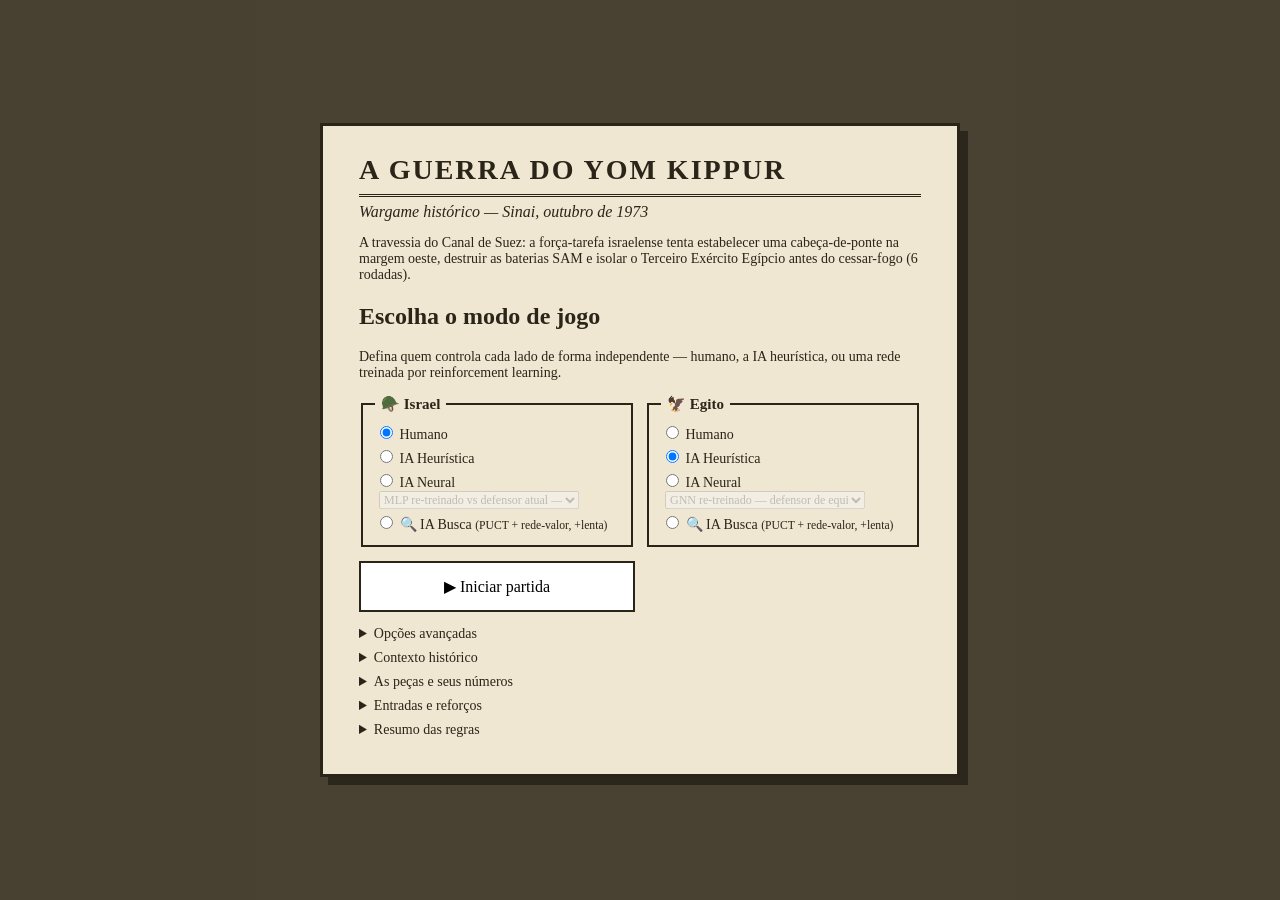
<file: web/index.html>
<!DOCTYPE html>
<html lang="pt-BR">
<head>
<meta charset="UTF-8">
<meta name="viewport" content="width=device-width, initial-scale=1.0">
<title>A Guerra do Yom Kippur — Wargame</title>
<link rel="stylesheet" href="css/style.css">
</head>
<body>

<!-- Tela inicial -->
<div id="setup" class="overlay">
  <div class="painel-setup">
    <h1>A GUERRA DO YOM KIPPUR</h1>
    <p class="sub">Wargame histórico — Sinai, outubro de 1973</p>
    <p class="desc">A travessia do Canal de Suez: a força-tarefa israelense tenta estabelecer
    uma cabeça-de-ponte na margem oeste, destruir as baterias SAM e isolar o Terceiro
    Exército Egípcio antes do cessar-fogo (6 rodadas).</p>
    <h2>Escolha o modo de jogo</h2>
    <p class="desc">Defina quem controla cada lado de forma independente — humano,
    a IA heurística, ou uma rede treinada por reinforcement learning.</p>
    <div class="ladosSel">
      <fieldset class="ladoSel" data-lado="ISR">
        <legend>🪖 Israel</legend>
        <label><input type="radio" name="ctrlISR" value="humano" checked> Humano</label>
        <label><input type="radio" name="ctrlISR" value="ia"> IA Heurística</label>
        <label><input type="radio" name="ctrlISR" value="neural"> IA Neural
          <select id="modeloISR" disabled></select></label>
        <label><input type="radio" name="ctrlISR" value="mcts"> 🔍 IA Busca <small>(PUCT + rede-valor, +lenta)</small></label>
      </fieldset>
      <fieldset class="ladoSel" data-lado="EGY">
        <legend>🦅 Egito</legend>
        <label><input type="radio" name="ctrlEGY" value="humano"> Humano</label>
        <label><input type="radio" name="ctrlEGY" value="ia" checked> IA Heurística</label>
        <label><input type="radio" name="ctrlEGY" value="neural"> IA Neural
          <select id="modeloEGY" disabled></select></label>
        <label><input type="radio" name="ctrlEGY" value="mcts"> 🔍 IA Busca <small>(PUCT + rede-valor, +lenta)</small></label>
      </fieldset>
    </div>
    <div class="modos">
      <button id="btnIniciar">▶ Iniciar partida</button>
    </div>
    <p id="avisoNeural" class="nota-ia hidden"></p>
    <details>
      <summary>Opções avançadas</summary>
      <label>Semente (partida reproduzível): <input id="seed" type="number" placeholder="aleatória"></label>
    </details>
    <details>
      <summary>Contexto histórico</summary>
      <div class="regras-resumo">
        <p><b>O Sinai depois de 1967.</b> Na Guerra dos Seis Dias, Israel conquistou
        toda a península do Sinai e levou suas linhas até a margem leste do Canal de
        Suez. O canal — antes uma das artérias do comércio mundial — ficou fechado e
        virou linha de frente. Na margem leste, os israelenses ergueram a <b>Linha
        Bar-Lev</b>, uma cadeia de fortificações de areia e concreto; na margem oeste,
        os egípcios acumularam artilharia e, decisivamente, uma densa rede de
        <b>mísseis antiaéreos SAM</b> de fabricação soviética, capaz de neutralizar a
        maior vantagem israelense: a aviação.</p>
        <p><b>6 de outubro de 1973.</b> No feriado judaico do Yom Kippur (e durante o
        Ramadã), Egito e Síria atacaram de surpresa em duas frentes. Na operação
        egípcia, dezenas de milhares de soldados cruzaram o canal em botes sob uma
        barragem maciça de artilharia, abriram brechas nas rampas de areia com
        jatos d'água de alta pressão e romperam a Linha Bar-Lev em poucos dias —
        cerca de 70 mil homens e centenas de tanques estabeleceram-se na margem
        leste, sempre protegidos pelo guarda-chuva dos SAMs.</p>
        <p><b>A crise israelense.</b> Os primeiros contra-ataques blindados de Israel,
        baseados na doutrina de ataques rápidos de tanques apoiados pela aviação,
        fracassaram com perdas pesadas: os mísseis antitanque portáteis da infantaria
        egípcia e os SAMs cobravam um preço altíssimo. A guerra que se imaginava
        rápida transformou-se numa luta de atrito nas areias do Sinai.</p>
        <p><b>A virada.</b> Em 14 de outubro, o Egito lançou uma ofensiva para fora do
        alcance dos seus SAMs — e perdeu centenas de blindados numa das maiores
        batalhas de tanques da história. Israel aproveitou o desgaste e, na noite de
        15 para 16 de outubro, a divisão do general <b>Ariel Sharon</b> encontrou a
        "costura" entre os dois exércitos egípcios e cruzou o canal junto a
        <b>Deversoir</b>, ao norte do Grande Lago Amargo. Uma cabeça-de-ponte
        precária — primeiro em botes e balsas, depois por pontes de engenharia
        instaladas sob fogo — foi alargada em combates ferozes na região agrícola
        irrigada pelo <b>canal de água doce</b> (a "Fazenda Chinesa"), exatamente o
        terreno retratado no tabuleiro.</p>
        <p><b>O bolsão do Deversoir.</b> Na margem oeste ("África", como diziam os
        israelenses), as colunas blindadas caçaram as baterias SAM — reabrindo o céu
        para sua aviação —, ameaçaram <b>Ismaília</b> ao norte e avançaram para o sul,
        cortando as estradas de suprimento. Quando o cessar-fogo da ONU (Resolução
        338) entrou em vigor entre 22 e 25 de outubro, o <b>Terceiro Exército
        Egípcio</b> estava cercado na ponta sul do canal, sem abastecimento — embora o
        Egito mantivesse suas conquistas na margem leste.</p>
        <p><b>O legado.</b> A guerra terminou sem vencedor militar absoluto, mas mudou
        o mapa político: o desempenho inicial egípcio restaurou o orgulho nacional e
        deu a Anwar Sadat o capital político para negociar; o choque israelense
        derrubou certezas e governos. O caminho desembocou nos acordos de
        desengajamento, em Camp David (1978) e na devolução do Sinai. <i>O jogo
        simula precisamente o lance mais audacioso dessa guerra: os dias da
        cabeça-de-ponte de Deversoir, em que o General Israelense corre contra o
        relógio do cessar-fogo e o General Egípcio luta para conter o bolsão.</i></p>
      </div>
    </details>
    <details>
      <summary>As peças e seus números</summary>
      <div class="regras-resumo">
        <p>Cada peça traz o <b>Índice de Combate</b> (IC, força de ataque e defesa) e o
        <b>Índice de Mobilidade</b> (IM, pontos de movimento por fase), no formato
        <b>IC-IM</b>. A artilharia e os foguetes trazem ainda o <b>Alcance de Fogo</b>
        no canto superior direito, em casas. Quando a unidade sofre baixas, a peça
        "vira o verso" (silhueta clara, borda tracejada) e passa a usar os valores
        reduzidos — uma segunda baixa a elimina. As bases SAM não têm números:
        não se movem nem combatem.</p>
        <div id="guiaPecas"></div>
      </div>
    </details>
    <details>
      <summary>Entradas e reforços</summary>
      <div class="regras-resumo">
        <p><b>Força inicial israelense</b> (7 tanques, 3 transportes, engenharia e
        2 artilharias automotivas): entra desde a 1ª rodada pelas casas
        <b>2505</b> (estrada de Jerusalém) ou <b>1922</b>, à escolha — exceto a
        <b>engenharia, que só entra por 2505</b>.</p>
        <p><b>Reforços israelenses</b> (3 tanques 4-20 e 3 transportes 2-20): ficam
        disponíveis <b>na rodada seguinte</b> à instalação da ponte de engenharia
        sobre o Canal de Suez, entram <b>somente por 2505</b> e apenas
        <b>enquanto a ponte estiver de pé</b> — se ela for desfeita antes de
        entrarem, aguardam a reconstrução. A engenharia eliminada pode retornar na
        rodada seguinte, também só por 2505.</p>
        <p><b>Reforços egípcios</b> — entram por <b>1201, 0621 ou 0722</b>, à escolha:</p>
        <ul>
          <li><b>3ª rodada:</b> 1 transporte blindado (2-20) + 1 bateria de foguetes (3-15, alcance 4)</li>
          <li><b>4ª rodada:</b> 1 transporte (2-20) + 1 tanque pesado (5-20) + 2 artilharias (3-15, alcance 8)</li>
          <li><b>5ª rodada:</b> 1 transporte (2-20) + 2 tanques pesados (5-20)</li>
        </ul>
        <p>Reforços não usados <b>acumulam</b> e podem entrar em qualquer rodada
        posterior. Atenção: 0722 começa ocupada pela infantaria egípcia — enquanto
        ela não sair, essa entrada fica bloqueada.</p>
        <p><b>Fila de entrada</b> (vale para todos): na mesma fase, a 1ª unidade a
        entrar por uma casa paga 1 ponto de movimento, a 2ª paga 2, a 3ª paga 3…
        (contagem independente por casa). Casa de entrada <b>ocupada bloqueia</b> a
        entrada; entrando em zona de engajamento inimiga, a unidade <b>para na
        primeira casa</b> e fica engajada. No jogo, o painel "Unidades fora do
        tabuleiro" mostra o pool disponível na sua fase de movimentação — clique
        numa unidade e as casas de entrada válidas acendem no tabuleiro.</p>
      </div>
    </details>
    <details>
      <summary>Resumo das regras</summary>
      <div class="regras-resumo">
        <p><b>Objetivo israelense:</b> destruir/capturar as 3 bases SAM, controlar as duas
        entradas de Ismaília (0803 e 1202) e uma entrada de Fahid (0621 ou 0722).
        <b>Objetivo egípcio:</b> impedir isso e manter as estradas Fahid–Ismaília livres.</p>
        <p><b>Rodada (8 fases):</b> Israel move → designa ataques → Egito cobre → combates;
        depois o mesmo com os papéis invertidos.</p>
        <p><b>Movimento:</b> cada unidade gasta seu Índice de Mobilidade. Estrada/cidade 1,
        aberto 2, dunas/bosque 3, acidentado 4; canal de água doce +3 fora das pontes.
        Entrar na zona de engajamento inimiga (6 casas vizinhas) obriga a parar — e a atacar
        na sua fase de combate.</p>
        <p><b>Combate:</b> soma dos IC do atacante × defensor (com bônus de terreno);
        a razão define a coluna (−2 a +2); 2d6 na Tabela de Efeitos. Unidades com baixas
        viram o verso (valores reduzidos); segunda baixa elimina.</p>
        <p><b>Canal de Suez:</b> só se cruza pela ponte de Ismaília (1202–1303) ou pela ponte
        que a engenharia israelense instalar na margem leste entre os lagos. A ponte instalada
        libera os reforços israelenses na rodada seguinte.</p>
        <p><b>Artilharia:</b> apoia ataques (barragem) ou defesas (cobertura) à distância,
        uma vez por rodada, somando seu IC.</p>
      </div>
    </details>
  </div>
</div>

<!-- Jogo -->
<div id="app" class="hidden">
  <header>
    <div id="faseBanner">—</div>
    <div id="rodadas"></div>
    <div class="acoes">
      <label id="togglePasso" title="Avançar manualmente cada movimento da IA">
        <input type="checkbox" id="chkPasso"> 👣 Passo a passo da IA</label>
      <span id="passoControles" class="hidden">
        <button id="btnPasso">▶ Próximo movimento</button>
        <button id="btnPular">▶▶ Pular fase</button>
      </span>
      <button id="btnFase">Encerrar fase ▶</button>
      <button id="btnNovo">↺ Nova partida</button>
    </div>
  </header>
  <main>
    <div id="boardWrap">
      <svg id="board" xmlns="http://www.w3.org/2000/svg"></svg>
    </div>
    <aside id="sidebar">
      <div id="instrucao" class="cartao"></div>
      <div id="poolBox" class="cartao hidden">
        <h3>Unidades fora do tabuleiro</h3>
        <div id="pool"></div>
      </div>
      <div id="combatesBox" class="cartao hidden">
        <h3>Combates designados</h3>
        <div id="combates"></div>
      </div>
      <div id="infoBox" class="cartao"><h3>Informações</h3><div id="info">Passe o mouse sobre o tabuleiro.</div></div>
      <div class="cartao"><h3>Diário de operações</h3><div id="log"></div></div>
    </aside>
  </main>
</div>

<!-- Modal de escolhas -->
<div id="modal" class="overlay hidden">
  <div class="painel-modal">
    <h3 id="modalTitulo"></h3>
    <div id="modalCorpo"></div>
  </div>
</div>

<!-- Fim de jogo -->
<div id="fim" class="overlay hidden">
  <div class="painel-setup">
    <h1 id="fimTitulo"></h1>
    <div id="fimDetalhe"></div>
    <div class="modos"><button id="btnNovo2">Nova partida</button></div>
  </div>
</div>

<script src="js/map-data.js"></script>
<script src="js/units.js"></script>
<script src="js/rules.js"></script>
<script src="js/game.js"></script>
<script src="js/ai.js"></script>
<script src="js/rl-core.js"></script>
<script src="js/ai-neural.js"></script>
<script src="js/ai-mcts.js"></script>
<script src="js/ai-macro.js"></script>
<script src="js/ai-hier.js"></script>
<script src="js/ui.js"></script>
</body>
</html>
</file>
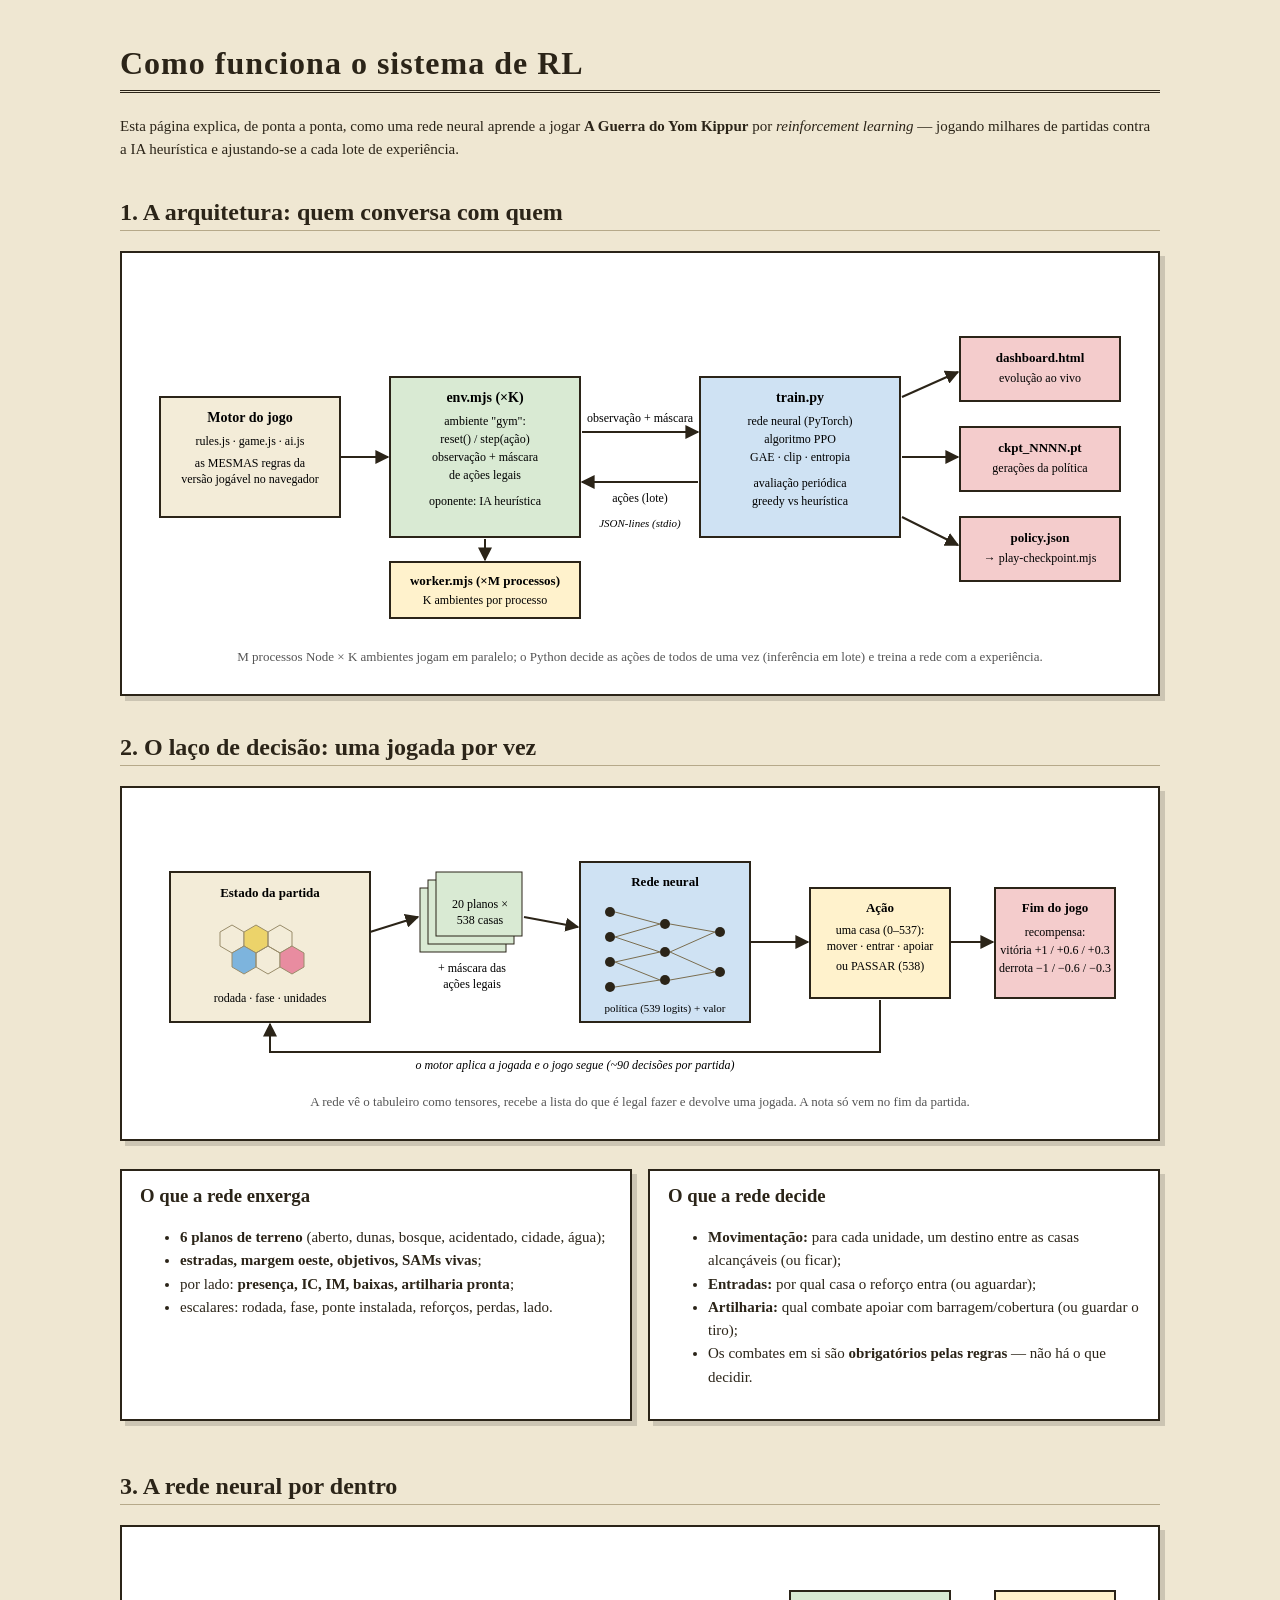
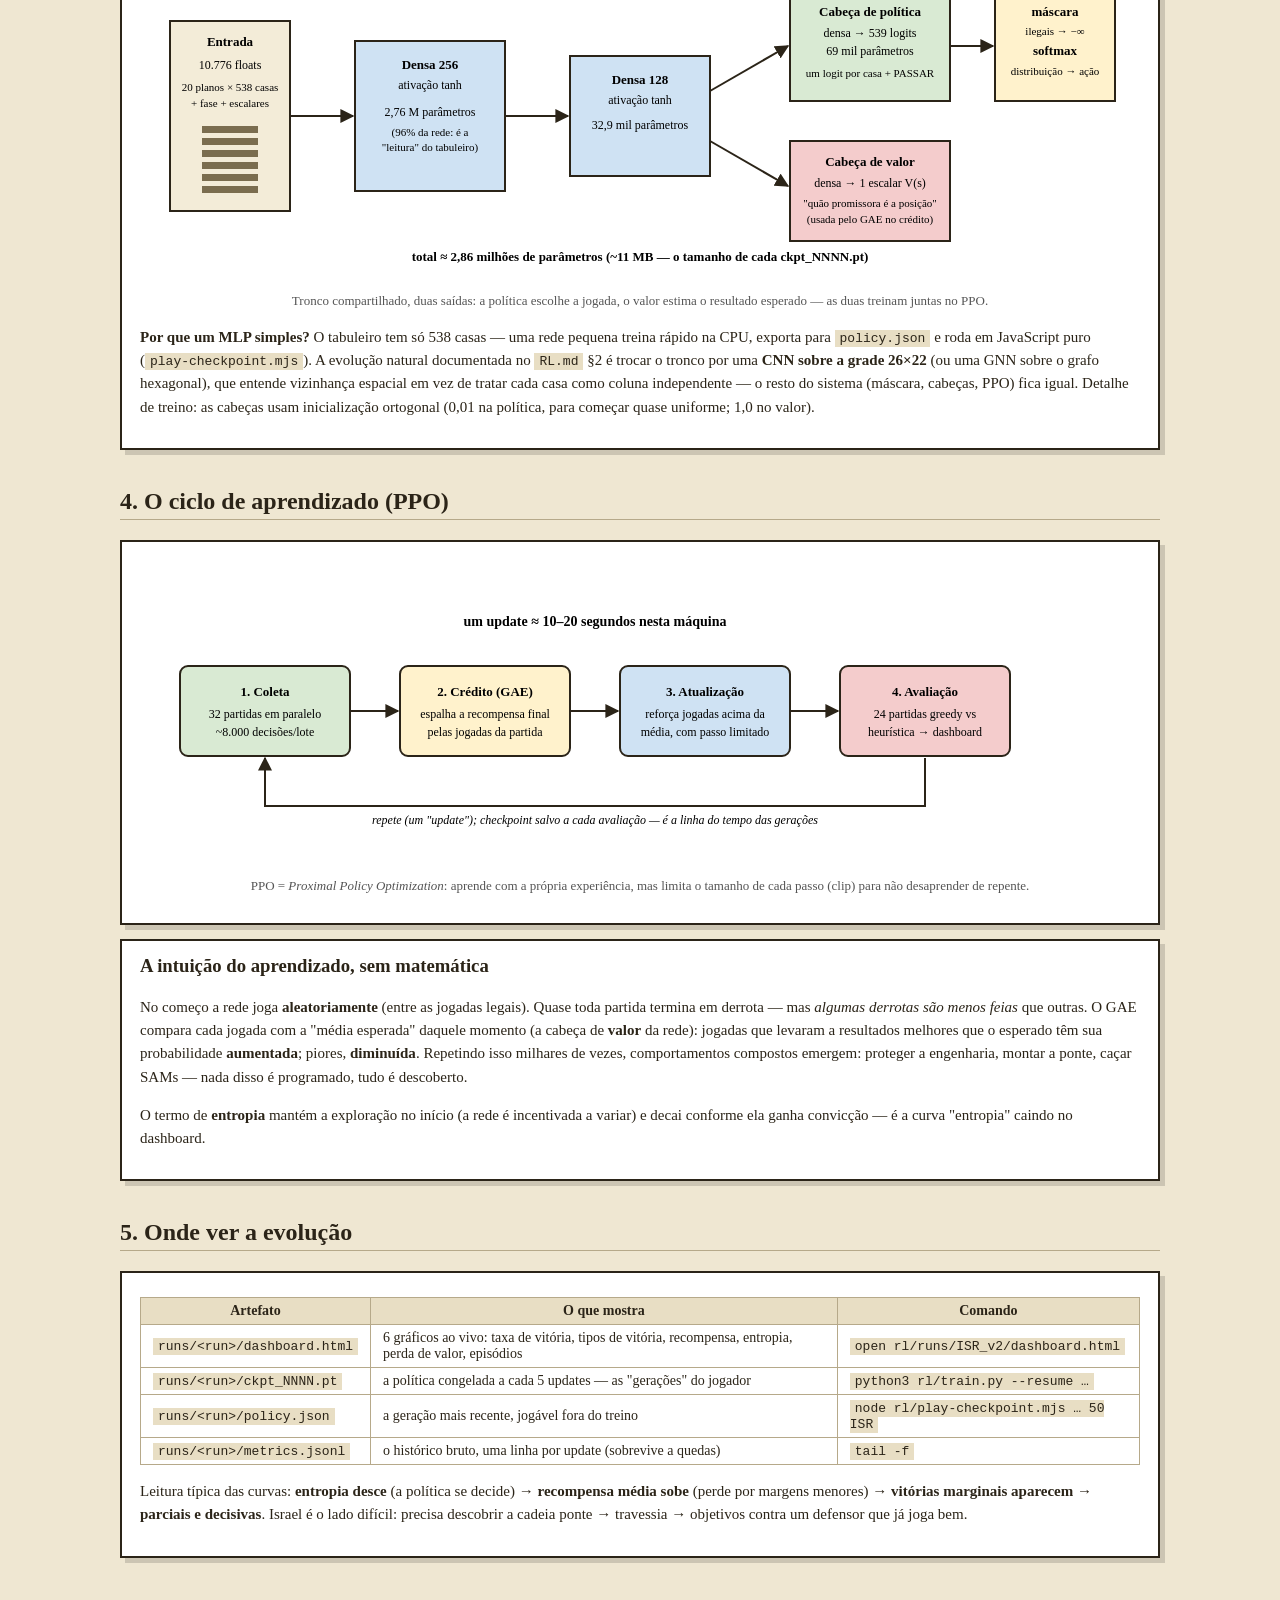
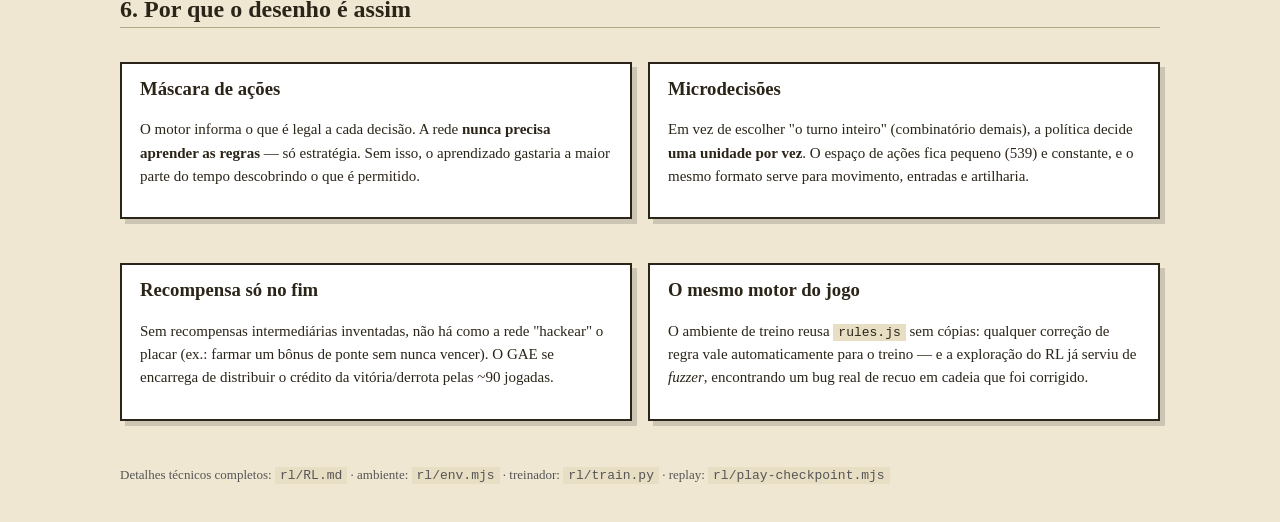
<file: rl/explicacao.html>
<!DOCTYPE html>
<html lang="pt-BR">
<head>
<meta charset="utf-8">
<title>Como funciona o sistema de RL — A Guerra do Yom Kippur</title>
<style>
  body { font-family: Georgia, serif; background:#efe7d2; color:#2b2418; margin:0; padding:24px; }
  main { max-width: 1040px; margin: 0 auto; }
  h1 { border-bottom:3px double #2b2418; padding-bottom:8px; letter-spacing:1px; }
  h2 { margin-top:38px; border-bottom:1px solid #b6a98a; padding-bottom:4px; }
  p, li { font-size:15px; line-height:1.55; }
  .cartao { background:#fff; border:2px solid #2b2418; padding:14px 18px; margin:14px 0;
            box-shadow:5px 5px 0 rgba(0,0,0,.15); }
  svg { display:block; margin:10px auto; max-width:100%; }
  .legenda { font-size:13px; color:#555; text-align:center; margin-top:4px; }
  table { border-collapse:collapse; font-size:14px; margin:10px 0; }
  td, th { border:1px solid #b6a98a; padding:5px 12px; }
  th { background:#e8dec4; }
  code { background:#e8dec4; padding:1px 5px; font-size:13px; }
  .dois { display:grid; grid-template-columns:1fr 1fr; gap:16px; }
  @media (max-width:800px){ .dois { grid-template-columns:1fr; } }
</style>
</head>
<body>
<main>
<h1>Como funciona o sistema de RL</h1>
<p>Esta página explica, de ponta a ponta, como uma rede neural aprende a jogar
<b>A Guerra do Yom Kippur</b> por <i>reinforcement learning</i> — jogando milhares
de partidas contra a IA heurística e ajustando-se a cada lote de experiência.</p>

<!-- ============================================================ -->
<h2>1. A arquitetura: quem conversa com quem</h2>
<div class="cartao">
<svg viewBox="0 0 1000 360" font-family="Georgia" font-size="14">
  <defs>
    <marker id="seta" viewBox="0 0 10 10" refX="9" refY="5" markerWidth="7" markerHeight="7" orient="auto">
      <path d="M0,0 L10,5 L0,10 z" fill="#2b2418"/>
    </marker>
  </defs>
  <!-- motor -->
  <rect x="20" y="120" width="180" height="120" fill="#f3ecd8" stroke="#2b2418" stroke-width="2"/>
  <text x="110" y="145" text-anchor="middle" font-weight="bold">Motor do jogo</text>
  <text x="110" y="168" text-anchor="middle" font-size="12">rules.js · game.js · ai.js</text>
  <text x="110" y="190" text-anchor="middle" font-size="12">as MESMAS regras da</text>
  <text x="110" y="206" text-anchor="middle" font-size="12">versão jogável no navegador</text>
  <!-- env -->
  <rect x="250" y="100" width="190" height="160" fill="#d9ead3" stroke="#2b2418" stroke-width="2"/>
  <text x="345" y="125" text-anchor="middle" font-weight="bold">env.mjs (×K)</text>
  <text x="345" y="148" text-anchor="middle" font-size="12">ambiente "gym":</text>
  <text x="345" y="166" text-anchor="middle" font-size="12">reset() / step(ação)</text>
  <text x="345" y="184" text-anchor="middle" font-size="12">observação + máscara</text>
  <text x="345" y="202" text-anchor="middle" font-size="12">de ações legais</text>
  <text x="345" y="228" text-anchor="middle" font-size="12">oponente: IA heurística</text>
  <!-- worker -->
  <rect x="250" y="285" width="190" height="56" fill="#fff2cc" stroke="#2b2418" stroke-width="2"/>
  <text x="345" y="308" text-anchor="middle" font-weight="bold" font-size="13">worker.mjs (×M processos)</text>
  <text x="345" y="327" text-anchor="middle" font-size="12">K ambientes por processo</text>
  <!-- treinador -->
  <rect x="560" y="100" width="200" height="160" fill="#cfe2f3" stroke="#2b2418" stroke-width="2"/>
  <text x="660" y="125" text-anchor="middle" font-weight="bold">train.py</text>
  <text x="660" y="148" text-anchor="middle" font-size="12">rede neural (PyTorch)</text>
  <text x="660" y="166" text-anchor="middle" font-size="12">algoritmo PPO</text>
  <text x="660" y="184" text-anchor="middle" font-size="12">GAE · clip · entropia</text>
  <text x="660" y="210" text-anchor="middle" font-size="12">avaliação periódica</text>
  <text x="660" y="228" text-anchor="middle" font-size="12">greedy vs heurística</text>
  <!-- saídas -->
  <rect x="820" y="60" width="160" height="64" fill="#f4cccc" stroke="#2b2418" stroke-width="2"/>
  <text x="900" y="85" text-anchor="middle" font-weight="bold" font-size="13">dashboard.html</text>
  <text x="900" y="105" text-anchor="middle" font-size="12">evolução ao vivo</text>
  <rect x="820" y="150" width="160" height="64" fill="#f4cccc" stroke="#2b2418" stroke-width="2"/>
  <text x="900" y="175" text-anchor="middle" font-weight="bold" font-size="13">ckpt_NNNN.pt</text>
  <text x="900" y="195" text-anchor="middle" font-size="12">gerações da política</text>
  <rect x="820" y="240" width="160" height="64" fill="#f4cccc" stroke="#2b2418" stroke-width="2"/>
  <text x="900" y="265" text-anchor="middle" font-weight="bold" font-size="13">policy.json</text>
  <text x="900" y="285" text-anchor="middle" font-size="12">→ play-checkpoint.mjs</text>
  <!-- setas -->
  <line x1="200" y1="180" x2="248" y2="180" stroke="#2b2418" stroke-width="2" marker-end="url(#seta)"/>
  <line x1="345" y1="262" x2="345" y2="283" stroke="#2b2418" stroke-width="2" marker-end="url(#seta)"/>
  <line x1="442" y1="155" x2="558" y2="155" stroke="#2b2418" stroke-width="2" marker-end="url(#seta)"/>
  <line x1="558" y1="205" x2="442" y2="205" stroke="#2b2418" stroke-width="2" marker-end="url(#seta)"/>
  <text x="500" y="145" text-anchor="middle" font-size="12">observação + máscara</text>
  <text x="500" y="225" text-anchor="middle" font-size="12">ações (lote)</text>
  <text x="500" y="250" text-anchor="middle" font-size="11" font-style="italic">JSON-lines (stdio)</text>
  <line x1="762" y1="120" x2="818" y2="95" stroke="#2b2418" stroke-width="2" marker-end="url(#seta)"/>
  <line x1="762" y1="180" x2="818" y2="180" stroke="#2b2418" stroke-width="2" marker-end="url(#seta)"/>
  <line x1="762" y1="240" x2="818" y2="268" stroke="#2b2418" stroke-width="2" marker-end="url(#seta)"/>
</svg>
<p class="legenda">M processos Node × K ambientes jogam em paralelo; o Python decide
as ações de todos de uma vez (inferência em lote) e treina a rede com a experiência.</p>
</div>

<!-- ============================================================ -->
<h2>2. O laço de decisão: uma jogada por vez</h2>
<div class="cartao">
<svg viewBox="0 0 1000 270" font-family="Georgia" font-size="13">
  <defs>
    <marker id="s2" viewBox="0 0 10 10" refX="9" refY="5" markerWidth="7" markerHeight="7" orient="auto">
      <path d="M0,0 L10,5 L0,10 z" fill="#2b2418"/>
    </marker>
  </defs>
  <!-- estado -->
  <rect x="30" y="60" width="200" height="150" fill="#f3ecd8" stroke="#2b2418" stroke-width="2"/>
  <text x="130" y="85" text-anchor="middle" font-weight="bold">Estado da partida</text>
  <!-- mini grade hexagonal estilizada -->
  <g stroke="#998c6a" fill="none">
    <polygon points="80,120 92,113 104,120 104,134 92,141 80,134"/>
    <polygon points="104,120 116,113 128,120 128,134 116,141 104,134" fill="#ecd36a"/>
    <polygon points="128,120 140,113 152,120 152,134 140,141 128,134"/>
    <polygon points="92,141 104,134 116,141 116,155 104,162 92,155" fill="#7db4dd"/>
    <polygon points="116,141 128,134 140,141 140,155 128,162 116,155"/>
    <polygon points="140,141 152,134 164,141 164,155 152,162 140,155" fill="#e88ca0"/>
  </g>
  <text x="130" y="190" text-anchor="middle" font-size="12">rodada · fase · unidades</text>
  <!-- observação -->
  <g>
    <rect x="280" y="76" width="86" height="64" fill="#d9ead3" stroke="#2b2418"/>
    <rect x="288" y="68" width="86" height="64" fill="#d9ead3" stroke="#2b2418"/>
    <rect x="296" y="60" width="86" height="64" fill="#d9ead3" stroke="#2b2418"/>
    <text x="340" y="96" text-anchor="middle" font-size="12">20 planos ×</text>
    <text x="340" y="112" text-anchor="middle" font-size="12">538 casas</text>
    <text x="332" y="160" text-anchor="middle" font-size="12">+ máscara das</text>
    <text x="332" y="176" text-anchor="middle" font-size="12">ações legais</text>
  </g>
  <!-- rede -->
  <g>
    <rect x="440" y="50" width="170" height="160" fill="#cfe2f3" stroke="#2b2418" stroke-width="2"/>
    <text x="525" y="74" text-anchor="middle" font-weight="bold">Rede neural</text>
    <!-- neurônios -->
    <g fill="#2b2418">
      <circle cx="470" cy="100" r="5"/><circle cx="470" cy="125" r="5"/>
      <circle cx="470" cy="150" r="5"/><circle cx="470" cy="175" r="5"/>
      <circle cx="525" cy="112" r="5"/><circle cx="525" cy="140" r="5"/><circle cx="525" cy="168" r="5"/>
      <circle cx="580" cy="120" r="5"/><circle cx="580" cy="160" r="5"/>
    </g>
    <g stroke="#7a6d4f" stroke-width="1">
      <line x1="475" y1="100" x2="520" y2="112"/><line x1="475" y1="125" x2="520" y2="140"/>
      <line x1="475" y1="150" x2="520" y2="140"/><line x1="475" y1="175" x2="520" y2="168"/>
      <line x1="475" y1="125" x2="520" y2="112"/><line x1="475" y1="150" x2="520" y2="168"/>
      <line x1="530" y1="112" x2="575" y2="120"/><line x1="530" y1="140" x2="575" y2="120"/>
      <line x1="530" y1="140" x2="575" y2="160"/><line x1="530" y1="168" x2="575" y2="160"/>
    </g>
    <text x="525" y="200" text-anchor="middle" font-size="11">política (539 logits) + valor</text>
  </g>
  <!-- ação -->
  <rect x="670" y="76" width="140" height="110" fill="#fff2cc" stroke="#2b2418" stroke-width="2"/>
  <text x="740" y="100" text-anchor="middle" font-weight="bold">Ação</text>
  <text x="740" y="122" text-anchor="middle" font-size="12">uma casa (0–537):</text>
  <text x="740" y="138" text-anchor="middle" font-size="12">mover · entrar · apoiar</text>
  <text x="740" y="158" text-anchor="middle" font-size="12">ou PASSAR (538)</text>
  <!-- recompensa -->
  <rect x="855" y="76" width="120" height="110" fill="#f4cccc" stroke="#2b2418" stroke-width="2"/>
  <text x="915" y="100" text-anchor="middle" font-weight="bold">Fim do jogo</text>
  <text x="915" y="124" text-anchor="middle" font-size="12">recompensa:</text>
  <text x="915" y="142" text-anchor="middle" font-size="12">vitória +1 / +0.6 / +0.3</text>
  <text x="915" y="160" text-anchor="middle" font-size="12">derrota −1 / −0.6 / −0.3</text>
  <!-- setas -->
  <line x1="230" y1="120" x2="278" y2="105" stroke="#2b2418" stroke-width="2" marker-end="url(#s2)"/>
  <line x1="384" y1="105" x2="438" y2="115" stroke="#2b2418" stroke-width="2" marker-end="url(#s2)"/>
  <line x1="610" y1="130" x2="668" y2="130" stroke="#2b2418" stroke-width="2" marker-end="url(#s2)"/>
  <line x1="810" y1="130" x2="853" y2="130" stroke="#2b2418" stroke-width="2" marker-end="url(#s2)"/>
  <!-- loop de volta -->
  <path d="M 740 188 L 740 240 L 130 240 L 130 212" fill="none" stroke="#2b2418" stroke-width="2" marker-end="url(#s2)"/>
  <text x="435" y="257" text-anchor="middle" font-size="12" font-style="italic">o motor aplica a jogada e o jogo segue (~90 decisões por partida)</text>
</svg>
<p class="legenda">A rede vê o tabuleiro como tensores, recebe a lista do que é legal
fazer e devolve uma jogada. A nota só vem no fim da partida.</p>
</div>

<div class="dois">
<div class="cartao">
<h3 style="margin-top:0">O que a rede enxerga</h3>
<ul>
  <li><b>6 planos de terreno</b> (aberto, dunas, bosque, acidentado, cidade, água);</li>
  <li><b>estradas, margem oeste, objetivos, SAMs vivas</b>;</li>
  <li>por lado: <b>presença, IC, IM, baixas, artilharia pronta</b>;</li>
  <li>escalares: rodada, fase, ponte instalada, reforços, perdas, lado.</li>
</ul>
</div>
<div class="cartao">
<h3 style="margin-top:0">O que a rede decide</h3>
<ul>
  <li><b>Movimentação:</b> para cada unidade, um destino entre as casas alcançáveis (ou ficar);</li>
  <li><b>Entradas:</b> por qual casa o reforço entra (ou aguardar);</li>
  <li><b>Artilharia:</b> qual combate apoiar com barragem/cobertura (ou guardar o tiro);</li>
  <li>Os combates em si são <b>obrigatórios pelas regras</b> — não há o que decidir.</li>
</ul>
</div>
</div>

<!-- ============================================================ -->
<h2>3. A rede neural por dentro</h2>
<div class="cartao">
<svg viewBox="0 0 1000 330" font-family="Georgia" font-size="13">
  <defs>
    <marker id="s4" viewBox="0 0 10 10" refX="9" refY="5" markerWidth="7" markerHeight="7" orient="auto">
      <path d="M0,0 L10,5 L0,10 z" fill="#2b2418"/>
    </marker>
  </defs>
  <!-- entrada -->
  <rect x="30" y="70" width="120" height="190" fill="#f3ecd8" stroke="#2b2418" stroke-width="2"/>
  <text x="90" y="95" text-anchor="middle" font-weight="bold">Entrada</text>
  <text x="90" y="118" text-anchor="middle" font-size="12">10.776 floats</text>
  <text x="90" y="140" text-anchor="middle" font-size="11">20 planos × 538 casas</text>
  <text x="90" y="156" text-anchor="middle" font-size="11">+ fase + escalares</text>
  <g fill="#7a6d4f">
    <rect x="62" y="175" width="56" height="7"/><rect x="62" y="187" width="56" height="7"/>
    <rect x="62" y="199" width="56" height="7"/><rect x="62" y="211" width="56" height="7"/>
    <rect x="62" y="223" width="56" height="7"/><rect x="62" y="235" width="56" height="7"/>
  </g>
  <!-- camada 1 -->
  <rect x="215" y="90" width="150" height="150" fill="#cfe2f3" stroke="#2b2418" stroke-width="2"/>
  <text x="290" y="118" text-anchor="middle" font-weight="bold">Densa 256</text>
  <text x="290" y="138" text-anchor="middle" font-size="12">ativação tanh</text>
  <text x="290" y="165" text-anchor="middle" font-size="12">2,76 M parâmetros</text>
  <text x="290" y="185" text-anchor="middle" font-size="11">(96% da rede: é a</text>
  <text x="290" y="200" text-anchor="middle" font-size="11">"leitura" do tabuleiro)</text>
  <!-- camada 2 -->
  <rect x="430" y="105" width="140" height="120" fill="#cfe2f3" stroke="#2b2418" stroke-width="2"/>
  <text x="500" y="133" text-anchor="middle" font-weight="bold">Densa 128</text>
  <text x="500" y="153" text-anchor="middle" font-size="12">ativação tanh</text>
  <text x="500" y="178" text-anchor="middle" font-size="12">32,9 mil parâmetros</text>
  <!-- cabeça política -->
  <rect x="650" y="40" width="160" height="110" fill="#d9ead3" stroke="#2b2418" stroke-width="2"/>
  <text x="730" y="65" text-anchor="middle" font-weight="bold">Cabeça de política</text>
  <text x="730" y="86" text-anchor="middle" font-size="12">densa → 539 logits</text>
  <text x="730" y="104" text-anchor="middle" font-size="12">69 mil parâmetros</text>
  <text x="730" y="126" text-anchor="middle" font-size="11">um logit por casa + PASSAR</text>
  <!-- máscara/softmax -->
  <rect x="855" y="40" width="120" height="110" fill="#fff2cc" stroke="#2b2418" stroke-width="2"/>
  <text x="915" y="65" text-anchor="middle" font-weight="bold" font-size="13">máscara</text>
  <text x="915" y="84" text-anchor="middle" font-size="11">ilegais → −∞</text>
  <text x="915" y="104" text-anchor="middle" font-weight="bold" font-size="13">softmax</text>
  <text x="915" y="124" text-anchor="middle" font-size="11">distribuição → ação</text>
  <!-- cabeça valor -->
  <rect x="650" y="190" width="160" height="100" fill="#f4cccc" stroke="#2b2418" stroke-width="2"/>
  <text x="730" y="215" text-anchor="middle" font-weight="bold">Cabeça de valor</text>
  <text x="730" y="236" text-anchor="middle" font-size="12">densa → 1 escalar V(s)</text>
  <text x="730" y="256" text-anchor="middle" font-size="11">"quão promissora é a posição"</text>
  <text x="730" y="272" text-anchor="middle" font-size="11">(usada pelo GAE no crédito)</text>
  <!-- setas -->
  <line x1="150" y1="165" x2="213" y2="165" stroke="#2b2418" stroke-width="2" marker-end="url(#s4)"/>
  <line x1="365" y1="165" x2="428" y2="165" stroke="#2b2418" stroke-width="2" marker-end="url(#s4)"/>
  <line x1="570" y1="140" x2="648" y2="95" stroke="#2b2418" stroke-width="2" marker-end="url(#s4)"/>
  <line x1="570" y1="190" x2="648" y2="235" stroke="#2b2418" stroke-width="2" marker-end="url(#s4)"/>
  <line x1="810" y1="95" x2="853" y2="95" stroke="#2b2418" stroke-width="2" marker-end="url(#s4)"/>
  <text x="500" y="310" text-anchor="middle" font-size="13" font-weight="bold">total ≈ 2,86 milhões de parâmetros (~11 MB — o tamanho de cada ckpt_NNNN.pt)</text>
</svg>
<p class="legenda">Tronco compartilhado, duas saídas: a política escolhe a jogada,
o valor estima o resultado esperado — as duas treinam juntas no PPO.</p>
<p><b>Por que um MLP simples?</b> O tabuleiro tem só 538 casas — uma rede pequena
treina rápido na CPU, exporta para <code>policy.json</code> e roda em JavaScript puro
(<code>play-checkpoint.mjs</code>). A evolução natural documentada no
<code>RL.md</code> §2 é trocar o tronco por uma <b>CNN sobre a grade 26×22</b> (ou uma
GNN sobre o grafo hexagonal), que entende vizinhança espacial em vez de tratar cada
casa como coluna independente — o resto do sistema (máscara, cabeças, PPO) fica igual.
Detalhe de treino: as cabeças usam inicialização ortogonal (0,01 na política, para
começar quase uniforme; 1,0 no valor).</p>
</div>

<!-- ============================================================ -->
<h2>4. O ciclo de aprendizado (PPO)</h2>
<div class="cartao">
<svg viewBox="0 0 1000 300" font-family="Georgia" font-size="13">
  <defs>
    <marker id="s3" viewBox="0 0 10 10" refX="9" refY="5" markerWidth="7" markerHeight="7" orient="auto">
      <path d="M0,0 L10,5 L0,10 z" fill="#2b2418"/>
    </marker>
  </defs>
  <g>
    <rect x="40" y="100" width="170" height="90" rx="8" fill="#d9ead3" stroke="#2b2418" stroke-width="2"/>
    <text x="125" y="130" text-anchor="middle" font-weight="bold">1. Coleta</text>
    <text x="125" y="152" text-anchor="middle" font-size="12">32 partidas em paralelo</text>
    <text x="125" y="170" text-anchor="middle" font-size="12">~8.000 decisões/lote</text>

    <rect x="260" y="100" width="170" height="90" rx="8" fill="#fff2cc" stroke="#2b2418" stroke-width="2"/>
    <text x="345" y="130" text-anchor="middle" font-weight="bold">2. Crédito (GAE)</text>
    <text x="345" y="152" text-anchor="middle" font-size="12">espalha a recompensa final</text>
    <text x="345" y="170" text-anchor="middle" font-size="12">pelas jogadas da partida</text>

    <rect x="480" y="100" width="170" height="90" rx="8" fill="#cfe2f3" stroke="#2b2418" stroke-width="2"/>
    <text x="565" y="130" text-anchor="middle" font-weight="bold">3. Atualização</text>
    <text x="565" y="152" text-anchor="middle" font-size="12">reforça jogadas acima da</text>
    <text x="565" y="170" text-anchor="middle" font-size="12">média, com passo limitado</text>

    <rect x="700" y="100" width="170" height="90" rx="8" fill="#f4cccc" stroke="#2b2418" stroke-width="2"/>
    <text x="785" y="130" text-anchor="middle" font-weight="bold">4. Avaliação</text>
    <text x="785" y="152" text-anchor="middle" font-size="12">24 partidas greedy vs</text>
    <text x="785" y="170" text-anchor="middle" font-size="12">heurística → dashboard</text>

    <line x1="210" y1="145" x2="258" y2="145" stroke="#2b2418" stroke-width="2" marker-end="url(#s3)"/>
    <line x1="430" y1="145" x2="478" y2="145" stroke="#2b2418" stroke-width="2" marker-end="url(#s3)"/>
    <line x1="650" y1="145" x2="698" y2="145" stroke="#2b2418" stroke-width="2" marker-end="url(#s3)"/>
    <path d="M 785 192 L 785 240 L 125 240 L 125 192" fill="none" stroke="#2b2418" stroke-width="2" marker-end="url(#s3)"/>
    <text x="455" y="258" text-anchor="middle" font-size="12" font-style="italic">repete (um "update"); checkpoint salvo a cada avaliação — é a linha do tempo das gerações</text>
    <text x="455" y="60" text-anchor="middle" font-size="14" font-weight="bold">um update ≈ 10–20 segundos nesta máquina</text>
  </g>
</svg>
<p class="legenda">PPO = <i>Proximal Policy Optimization</i>: aprende com a própria
experiência, mas limita o tamanho de cada passo (clip) para não desaprender de repente.</p>
</div>

<div class="cartao">
<h3 style="margin-top:0">A intuição do aprendizado, sem matemática</h3>
<p>No começo a rede joga <b>aleatoriamente</b> (entre as jogadas legais). Quase toda
partida termina em derrota — mas <i>algumas derrotas são menos feias</i> que outras.
O GAE compara cada jogada com a "média esperada" daquele momento (a cabeça de
<b>valor</b> da rede): jogadas que levaram a resultados melhores que o esperado têm
sua probabilidade <b>aumentada</b>; piores, <b>diminuída</b>. Repetindo isso milhares
de vezes, comportamentos compostos emergem: proteger a engenharia, montar a ponte,
caçar SAMs — nada disso é programado, tudo é descoberto.</p>
<p>O termo de <b>entropia</b> mantém a exploração no início (a rede é incentivada a
variar) e decai conforme ela ganha convicção — é a curva "entropia" caindo no
dashboard.</p>
</div>

<!-- ============================================================ -->
<h2>5. Onde ver a evolução</h2>
<div class="cartao">
<table>
  <tr><th>Artefato</th><th>O que mostra</th><th>Comando</th></tr>
  <tr><td><code>runs/&lt;run&gt;/dashboard.html</code></td>
      <td>6 gráficos ao vivo: taxa de vitória, tipos de vitória, recompensa, entropia, perda de valor, episódios</td>
      <td><code>open rl/runs/ISR_v2/dashboard.html</code></td></tr>
  <tr><td><code>runs/&lt;run&gt;/ckpt_NNNN.pt</code></td>
      <td>a política congelada a cada 5 updates — as "gerações" do jogador</td>
      <td><code>python3 rl/train.py --resume …</code></td></tr>
  <tr><td><code>runs/&lt;run&gt;/policy.json</code></td>
      <td>a geração mais recente, jogável fora do treino</td>
      <td><code>node rl/play-checkpoint.mjs … 50 ISR</code></td></tr>
  <tr><td><code>runs/&lt;run&gt;/metrics.jsonl</code></td>
      <td>o histórico bruto, uma linha por update (sobrevive a quedas)</td>
      <td><code>tail -f</code></td></tr>
</table>
<p>Leitura típica das curvas: <b>entropia desce</b> (a política se decide) →
<b>recompensa média sobe</b> (perde por margens menores) → <b>vitórias marginais
aparecem</b> → <b>parciais e decisivas</b>. Israel é o lado difícil: precisa
descobrir a cadeia ponte → travessia → objetivos contra um defensor que já joga bem.</p>
</div>

<!-- ============================================================ -->
<h2>6. Por que o desenho é assim</h2>
<div class="dois">
<div class="cartao">
<h3 style="margin-top:0">Máscara de ações</h3>
<p>O motor informa o que é legal a cada decisão. A rede <b>nunca precisa aprender as
regras</b> — só estratégia. Sem isso, o aprendizado gastaria a maior parte do tempo
descobrindo o que é permitido.</p>
</div>
<div class="cartao">
<h3 style="margin-top:0">Microdecisões</h3>
<p>Em vez de escolher "o turno inteiro" (combinatório demais), a política decide
<b>uma unidade por vez</b>. O espaço de ações fica pequeno (539) e constante, e o
mesmo formato serve para movimento, entradas e artilharia.</p>
</div>
<div class="cartao">
<h3 style="margin-top:0">Recompensa só no fim</h3>
<p>Sem recompensas intermediárias inventadas, não há como a rede "hackear" o placar
(ex.: farmar um bônus de ponte sem nunca vencer). O GAE se encarrega de distribuir
o crédito da vitória/derrota pelas ~90 jogadas.</p>
</div>
<div class="cartao">
<h3 style="margin-top:0">O mesmo motor do jogo</h3>
<p>O ambiente de treino reusa <code>rules.js</code> sem cópias: qualquer correção de
regra vale automaticamente para o treino — e a exploração do RL já serviu de
<i>fuzzer</i>, encontrando um bug real de recuo em cadeia que foi corrigido.</p>
</div>
</div>

<p style="margin-top:30px; font-size:13px; color:#555">Detalhes técnicos completos:
<code>rl/RL.md</code> · ambiente: <code>rl/env.mjs</code> · treinador:
<code>rl/train.py</code> · replay: <code>rl/play-checkpoint.mjs</code></p>
</main>
</body>
</html>
</file>
<file: web/css/style.css>
:root {
  --areia: #efe7d2;
  --tinta: #2b2418;
  --egy: #e88ca0;
  --egy-escuro: #8a4a3a;
  --isr: #8ec3e8;
  --isr-escuro: #3d5a4a;
  --destaque: #d9442b;
}
* { box-sizing: border-box; }
body {
  margin: 0;
  font-family: Georgia, 'Times New Roman', serif;
  background: #c9bda0;
  color: var(--tinta);
}
.hidden { display: none !important; }

/* ---------- overlays ---------- */
.overlay {
  position: fixed; inset: 0;
  background: rgba(30, 24, 12, .75);
  display: flex; align-items: center; justify-content: center;
  z-index: 50;
}
.painel-setup {
  background: var(--areia);
  border: 3px solid var(--tinta);
  box-shadow: 8px 8px 0 rgba(0,0,0,.4);
  max-width: 640px; max-height: 90vh; overflow: auto;
  padding: 28px 36px;
}
.painel-setup h1 {
  margin: 0; letter-spacing: 2px; font-size: 28px;
  border-bottom: 3px double var(--tinta); padding-bottom: 8px;
}
.painel-setup .sub { margin: 6px 0 2px; font-style: italic; }
.painel-setup .desc { font-size: 14px; }
.modos { display: grid; grid-template-columns: 1fr 1fr; gap: 10px; margin: 14px 0; }
.modos button {
  font-family: inherit; font-size: 16px; padding: 14px 10px;
  background: #fff; border: 2px solid var(--tinta); cursor: pointer;
}
.modos button:hover { background: #ffe9b0; }
.modos button small { color: #666; }
.ladosSel { display: grid; grid-template-columns: 1fr 1fr; gap: 10px; margin: 10px 0; }
.ladoSel { border: 2px solid var(--tinta); padding: 6px 12px 8px; }
.ladoSel legend { font-size: 15px; font-weight: bold; padding: 0 6px; }
.ladoSel label { display: block; margin: 4px 0; cursor: pointer; font-size: 14px; }
.ladoSel select { font-family: inherit; font-size: 12px; margin-left: 4px; max-width: 200px; }
.ladoSel select:disabled { color: #aaa; }
.nota-ia { margin: 6px 0 0; font-size: 13px; color: var(--destaque); font-style: italic; }
details { margin: 8px 0; font-size: 14px; }
.regras-resumo { max-height: 260px; overflow: auto; padding-right: 8px; }
.guiaLado { margin: 10px 0 4px; border-bottom: 1px solid #ccc; font-size: 14px; }
.guiaLinha { display: flex; align-items: center; gap: 6px; margin: 3px 0; font-size: 13px; }
.guiaLinha svg { flex: none; }
.guiaLinha .unidade { cursor: default; }

/* ---------- layout do jogo ---------- */
#app { display: flex; flex-direction: column; height: 100vh; }
header {
  display: flex; align-items: center; gap: 16px;
  background: var(--tinta); color: var(--areia);
  padding: 6px 14px;
}
#faseBanner { font-size: 17px; font-weight: bold; flex: 1; }
#rodadas { display: flex; gap: 4px; }
#rodadas span {
  width: 26px; height: 26px; display: flex; align-items: center; justify-content: center;
  border: 1px solid var(--areia); font-size: 14px;
}
#rodadas span.atual { background: var(--destaque); font-weight: bold; }
.acoes { display: flex; align-items: center; gap: 8px; }
.acoes button {
  font-family: inherit; font-size: 15px; padding: 6px 14px;
  background: var(--areia); border: none; cursor: pointer;
}
.acoes button:hover { background: #ffe9b0; }
.acoes button:disabled { opacity: .45; cursor: default; }
#togglePasso { color: var(--areia); font-size: 13px; cursor: pointer; user-select: none; }
#passoControles button { background: #ffe9b0; }
#btnPasso { font-weight: bold; }
#btnFase.destaque { background: var(--destaque); color: var(--areia); animation: pulsar 1.3s infinite; }
@keyframes pulsar { 0%,100% { opacity: 1; } 50% { opacity: .55; } }
main { flex: 1; display: flex; min-height: 0; }
#boardWrap { flex: 1; overflow: auto; background: #b9ac8c; }
#board { display: block; }

#sidebar {
  width: 340px; overflow-y: auto; padding: 10px;
  background: var(--areia); border-left: 3px solid var(--tinta);
}
.cartao {
  background: #fff; border: 1px solid var(--tinta);
  padding: 8px 10px; margin-bottom: 10px; font-size: 14px;
}
.cartao h3 { margin: 0 0 6px; font-size: 14px; text-transform: uppercase; letter-spacing: 1px; border-bottom: 1px solid #ccc; }
#instrucao { background: #fff8dc; font-size: 14px; }
#log { max-height: 220px; overflow-y: auto; font-size: 12.5px; font-family: 'Courier New', monospace; }
#log p { margin: 2px 0; }
#pool .uplaca, #combates .uplaca { cursor: pointer; }

/* placa de unidade no painel */
.uplaca {
  display: inline-block; margin: 3px; padding: 4px 8px;
  border: 2px solid var(--tinta); font-size: 13px; background: var(--egy);
}
.uplaca.isr { background: var(--isr); }
.uplaca.sel { outline: 3px solid var(--destaque); }
.uplaca.baixas { opacity: .75; border-style: dashed; }

/* combates */
.combate {
  border: 1px solid #999; margin: 6px 0; padding: 6px; font-size: 13px;
}
.combate .odds { font-weight: bold; }
.combate button {
  font-family: inherit; font-size: 12px; margin: 2px; cursor: pointer;
}

/* ---------- SVG ---------- */
.hex { stroke: #6b5d40; stroke-width: 1; cursor: pointer; }
.hex.acidentado { fill: #b5734a; }
.hex.bosque { fill: #69a35e; }
.hex.dunas { fill: #ecd36a; }
.hex.agua { fill: #7db4dd; }
.hex.cidade { fill: #f3efe4; }
.hex.aberto { fill: #f3ecd8; }
.hex.alcancavel { stroke: #1c7c1c; stroke-width: 2.5; fill-opacity: .65; }
.hex.alvoEntrada { stroke: var(--destaque); stroke-width: 3; }
.hex.selecionada { stroke: var(--destaque); stroke-width: 3; }
.hex.opcao { stroke: #c8a200; stroke-width: 4; }
.hexlabel { font-size: 7px; fill: #6b5d40; pointer-events: none; font-family: monospace; }
.maplabel { font-size: 13px; font-style: italic; fill: #234; pointer-events: none; font-family: Georgia, serif; }
.estrada { stroke: #c03a22; stroke-width: 4; fill: none; stroke-linecap: round; pointer-events: none; }
.aguadoce { stroke: #1f6b2a; stroke-width: 6; fill: none; stroke-linecap: round; stroke-linejoin: round; pointer-events: none; }
.canalSuez { stroke: #7db4dd; stroke-width: 11; fill: none; stroke-linecap: round; stroke-linejoin: round; pointer-events: none; }
.ponte { stroke: #111; stroke-width: 2.4; fill: none; pointer-events: none; }
.cidadePts { fill: #333; pointer-events: none; }

/* peças */
.unidade { cursor: pointer; }
.unidade rect.corpo {
  stroke: #222; stroke-width: 1.2; rx: 3;
}
.unidade.egy rect.corpo { fill: var(--egy); }
.unidade.isr rect.corpo { fill: var(--isr); }
.unidade.baixas rect.corpo { fill-opacity: .6; stroke-dasharray: 3 2; }
.unidade text { font-size: 9px; font-weight: bold; font-family: Arial, sans-serif; pointer-events: none; }
.unidade .sil { stroke: #111; stroke-width: 1.5; fill: none; pointer-events: none; stroke-linecap: round; }
.unidade .silf { fill: #111; stroke: none; pointer-events: none; }
.unidade.baixas .sil { stroke: #fdf6e3; }
.unidade.baixas .silf { fill: #fdf6e3; }
.unidade.sel rect.corpo { stroke: var(--destaque); stroke-width: 3; }
.unidade.engajada rect.corpo { stroke: #d00; stroke-width: 2; }
.unidade.artUsada { opacity: .55; }
.custoTag { font-size: 9px; fill: #064; font-weight: bold; font-family: Arial; pointer-events: none; }
/* destaque dos combates no tabuleiro */
.combHex { fill: none; stroke-width: 4; pointer-events: none; }
.combHex.combAtq { stroke: #c0152f; }                 /* atacante */
.combHex.combDef { stroke: #1f4fd0; stroke-dasharray: 6 3; }  /* defensor */
.combHex.combArt { stroke: #d98a00; stroke-dasharray: 2 4; }  /* artilharia de apoio */
.combLinha { stroke: #c0152f; stroke-width: 2; opacity: .6; pointer-events: none; }
.combBadge { fill: #c0152f; stroke: #fff; stroke-width: 1.5; pointer-events: none; }
.combNum { font-size: 11px; font-weight: bold; fill: #fff; font-family: Arial; pointer-events: none; }

/* modal */
.painel-modal {
  background: var(--areia); border: 3px solid var(--tinta);
  padding: 18px 24px; max-width: 560px; max-height: 80vh; overflow: auto;
  box-shadow: 8px 8px 0 rgba(0,0,0,.4);
}
.painel-modal h3 { margin-top: 0; }
.painel-modal button {
  font-family: inherit; display: block; width: 100%; text-align: left;
  margin: 6px 0; padding: 8px 10px; font-size: 14px;
  background: #fff; border: 2px solid var(--tinta); cursor: pointer;
}
.painel-modal button:hover { background: #ffe9b0; }
.dado { font-size: 30px; letter-spacing: 6px; }
</file>
